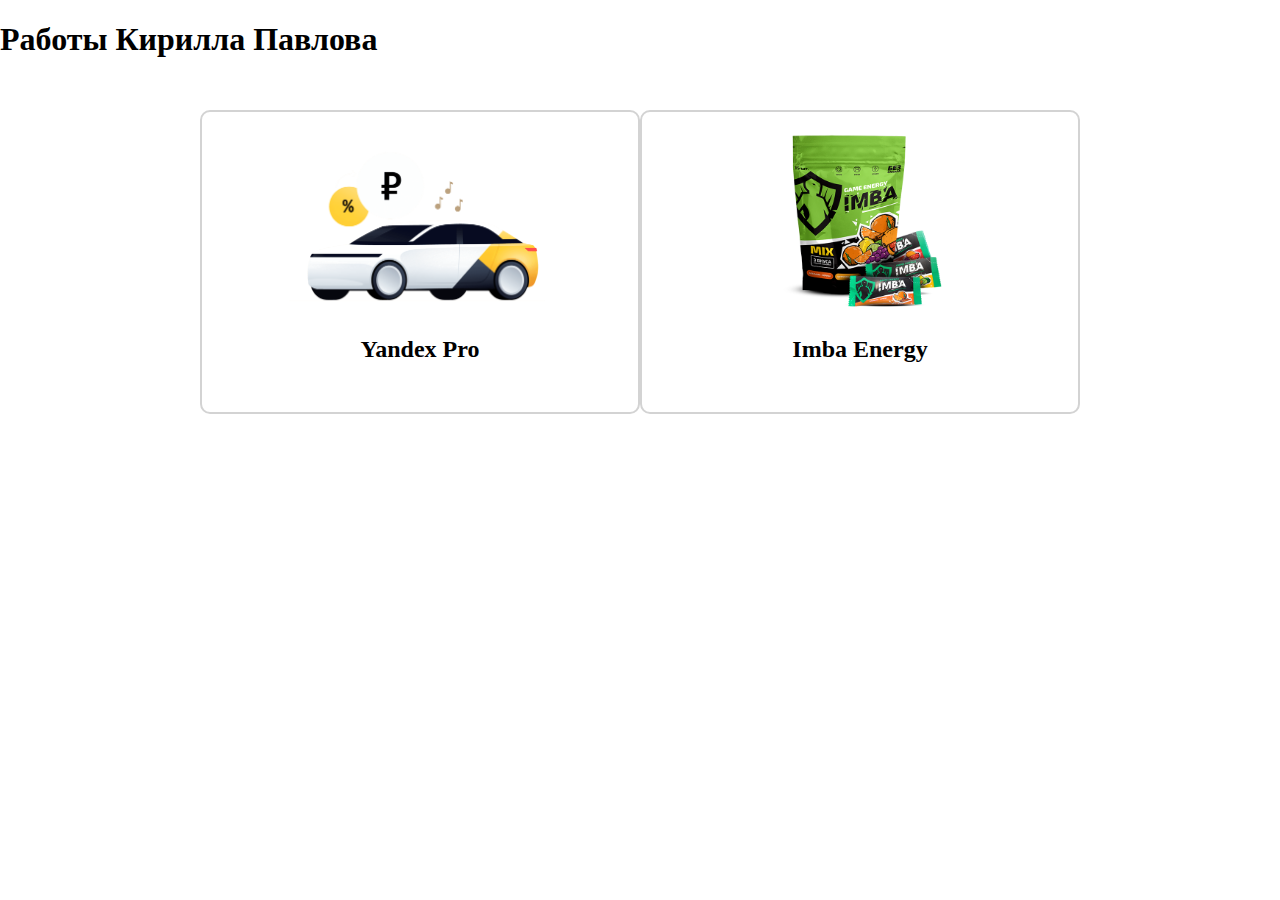
<file: index.html>
<!DOCTYPE html>
<html lang="ru">
<head>
	<meta charset="UTF-8">
	<meta name="viewport" content="width=device-width, initial-scale=1.0">
	<title>Работы Кирилла Павлова</title>
	<link rel="stylesheet" href="style.css">
</head>
<body>
	<h1>Работы Кирилла Павлова</h1>
	<div class="box">
		<a href="taxi/index.html" class="box_link">
			<img src="taxi/img/avto.png" alt="">
			<h2>Yandex Pro</h2>
		</a>
		<a href="energy/index/html" class="box_link">
			<img src="energy/style/img/item.png" alt="">
			<h2>Imba Energy</h2>
		</a>
	</div>
</body>
</html>
</file>
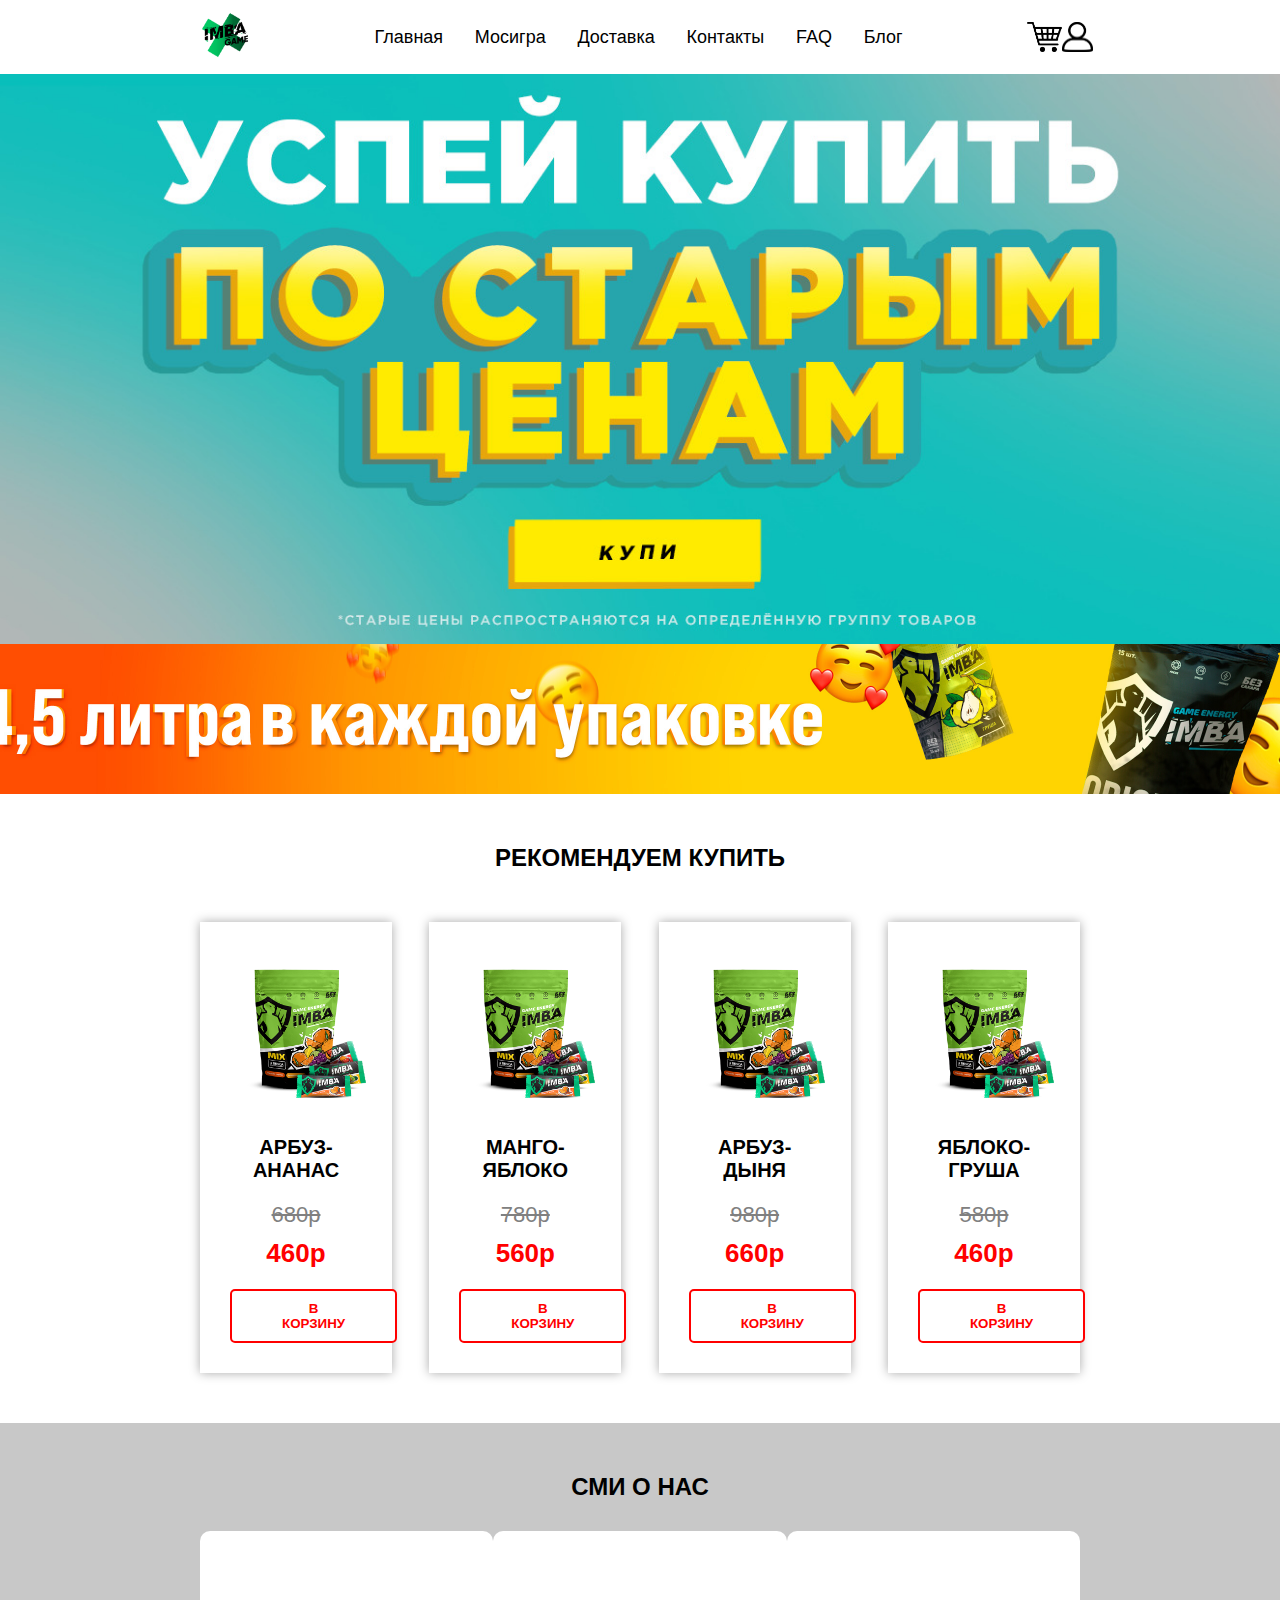
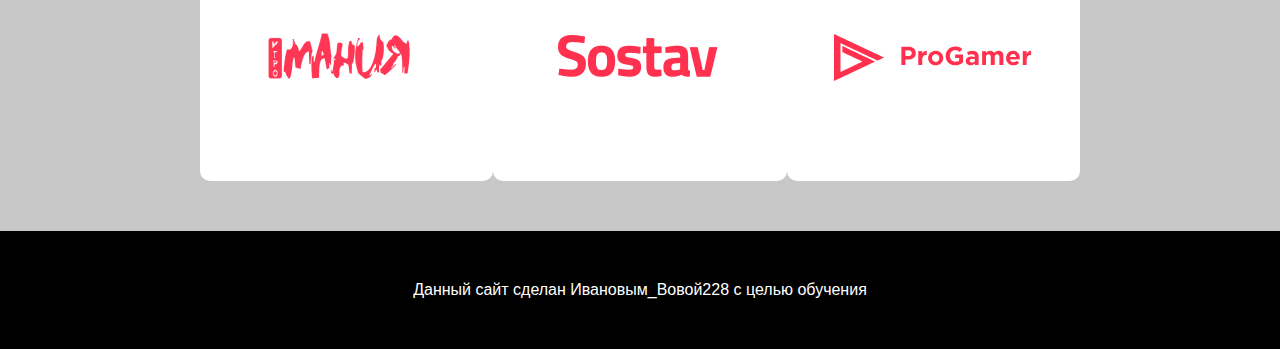
<file: energy/index.html>
<!DOCTYPE html>			<!-- тип документа -->
<html lang="ru">
<head>
	<meta charset="UTF-8">	<!-- кодировка -->
	<meta name="viewport" content="width=device-width, initial-scale=1.0">	<!-- адаптация под мобильные устройства -->
	<title>Imba Energy</title> <!-- название вкладки -->
	<link rel="stylesheet" href="style/style.css"> <!-- привязка к CSS -->
</head>
<body>
	<div class="hat">
		<div class="logo">
			<img src="style/img/logo.png" alt="">
		</div>
		<div class="links">
			<a href="#">Главная</a>
			<a href="#">Мосигра</a>
			<a href="#">Доставка</a>
			<a href="#">Контакты</a>
			<a href="#">FAQ</a>
			<a href="#">Блог</a>
		</div>
		<div class="basket">
			<img src="style/img/basket.png" alt="">
			<img src="style/img/profile.png" alt="">
		</div>
	</div>
	<div class="promo">
		<a href="" class="promo_link"></a>
	</div>
	<div class="attention"></div>

	<div class="rec">
		<h2>Рекомендуем купить</h2>
		<div class="rec_container">
			<div class="rec_card">
				<img src="style/img/item.png" alt="">
				<h3>Арбуз-ананас</h3>
				<p class="old_price">680р</p>
				<p class="new_price">460р</p>
				<button>В корзину</button>
			</div>
			<div class="rec_card">
				<img src="style/img/item.png" alt="">
				<h3>Манго-яблоко</h3>
				<p class="old_price">780р</p>
				<p class="new_price">560р</p>
				<button>В корзину</button>
			</div>
			<div class="rec_card">
				<img src="style/img/item.png" alt="">
				<h3>Арбуз-дыня</h3>
				<p class="old_price">980р</p>
				<p class="new_price">660р</p>
				<button>В корзину</button>
			</div>
			<div class="rec_card">
				<img src="style/img/item.png" alt="">
				<h3>Яблоко-груша</h3>
				<p class="old_price">580р</p>
				<p class="new_price">460р</p>
				<button>В корзину</button>
			</div>
		</div>
	</div>
<div class="smi">
    <h2>СМИ О НАС</h2>
    <div class="smi_container">
        <div class="smi_item mania">
           <p>Быстро
        </div>
        <div class="smi_item sostav">
            <p>Вкусно
        </div>
        <div class="smi_item progamer">
            <p>Сеть магазинов
        </div>
        
    </div>
</div>
<div class="footer">
    Данный сайт сделан Ивановым_Вовой228 с целью обучения
</div>

























</body>
</html>
</file>
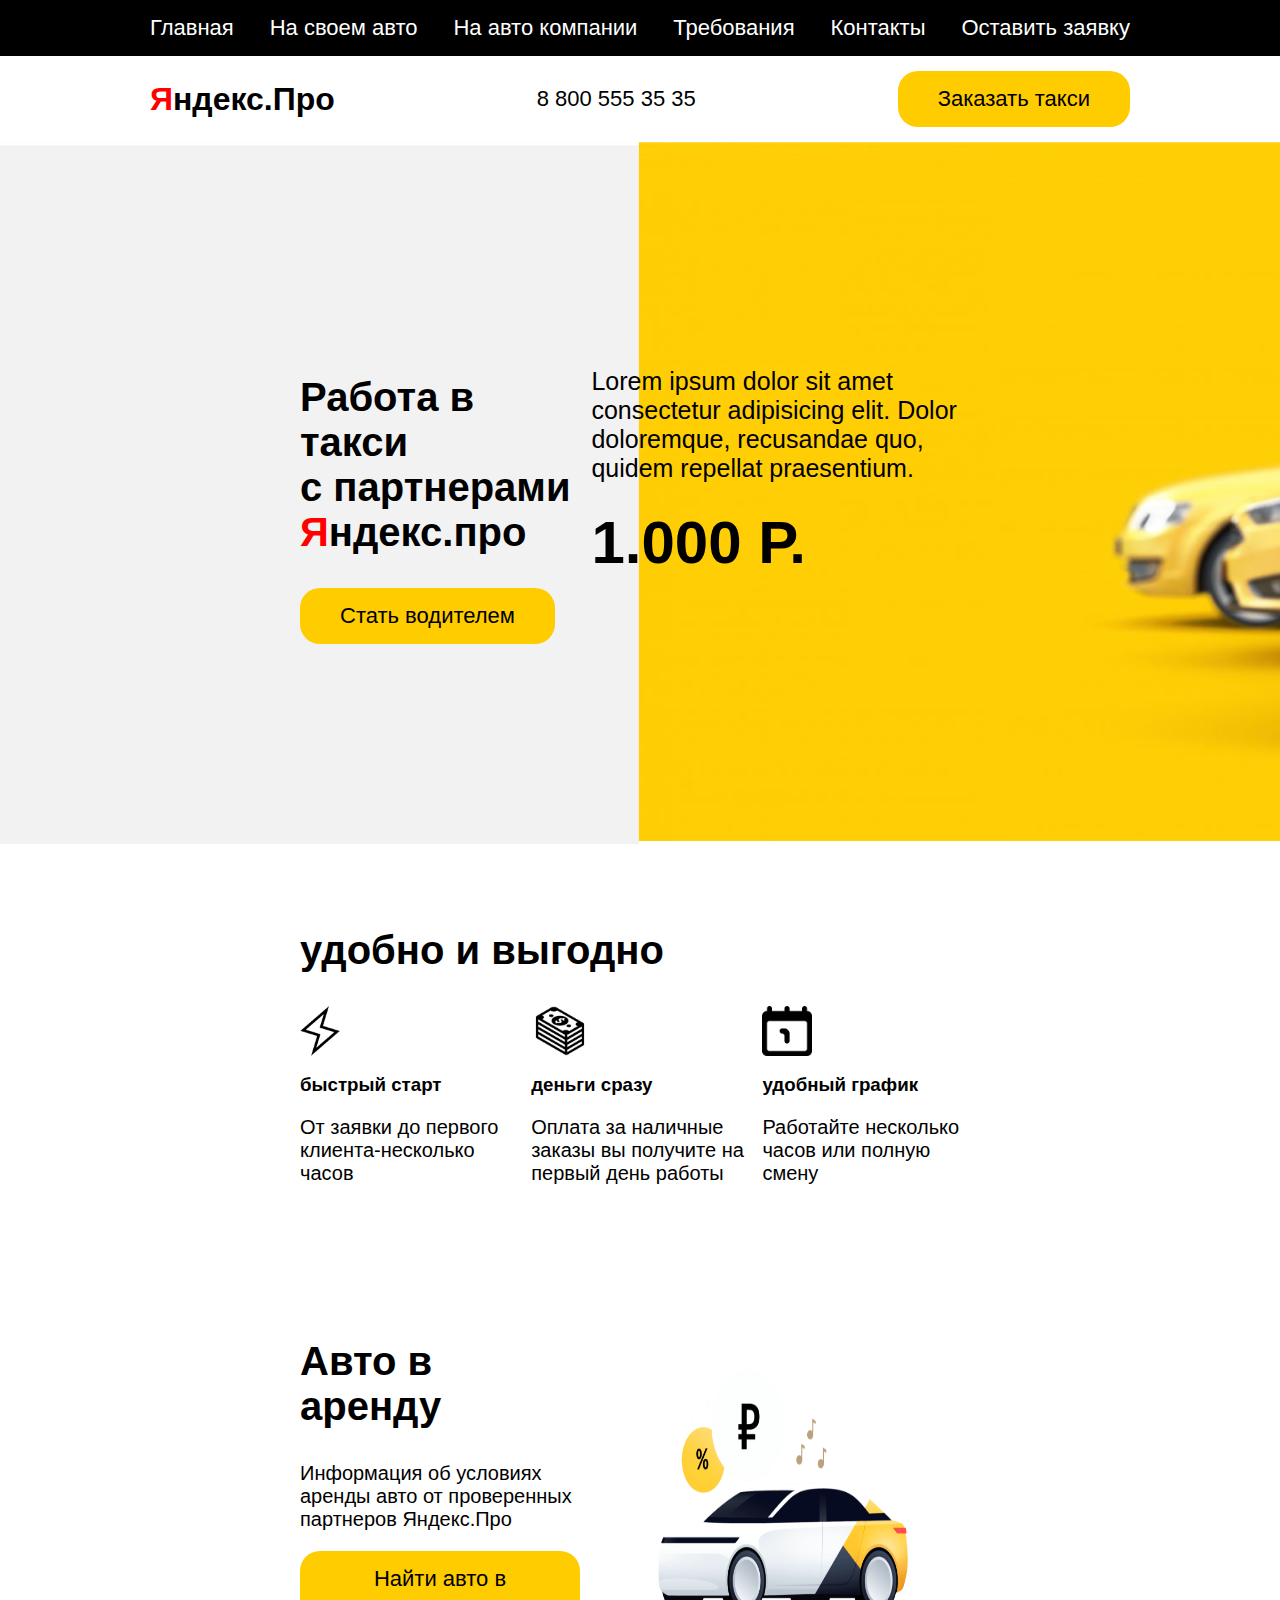
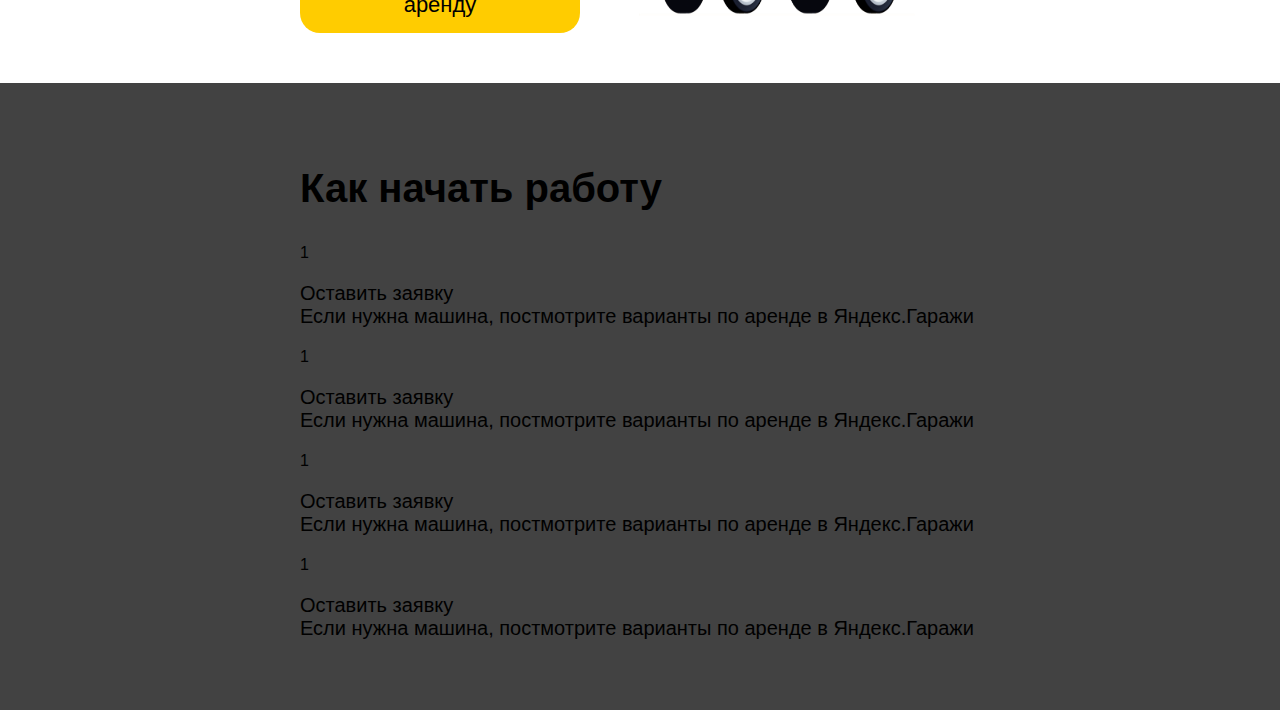
<file: taxi/endex.html>
<html>
	<head>
		<link rel="stylesheet" href="style.css">
    <title>Яндекс.Такси</title>


	</head>
<body>
  <div class="hat">
  	<a href="">Главная</a>
  	<a href="">На своем авто</a>
  	<a href="">На авто компании</a>
  	<a href="">Требования</a>
  	<a href="">Контакты</a>
  	<a href="">Оставить заявку</a>
  	

  </div>	
<div class="info">
	<h1><span class="red">Я</span>ндекс.Про</h1>
    <p>8 800 555 35 35</p>
    <button>Заказать такси</button>
     
</div>
<div class="promo">
  <div class="promo_work">
    <h2>Работа в такси <br> с партнерами <span class="red">Я</span>ндекс.про</h2>
    <button>Стать водителем</button>
  </div>
  <div class="promo_pay">
     <p>Lorem ipsum dolor sit amet consectetur adipisicing elit. Dolor doloremque, recusandae quo, quidem repellat praesentium.</p>
  <b>1.000 Р.</b>
  </div>
 
</div>
<div class="comfort">
  <h2>удобно и выгодно</h2>
  <div class="comfort_box">

    <div class="comfort_iltem">
     <img src="img/comfort5.png" alt="">
     <h3>быстрый старт</h3> 
     <p>От заявки до первого клиента-несколько часов</p>


    </div>
    <div class="comfort_iltem">
      <img src="img/comfort6.png" alt="">
      <h3>деньги сразу</h3>
      <p>Оплата за наличные заказы вы получите на первый день работы</p>

    </div>
    <div class="comfort_iltem">
      <img src="img/comfort2.png" alt="">
       <h3>удобный график</h3>
       <p>Работайте несколько часов или полную смену</p>
    </div>
  </div>
</div>

<div class="rent">
  <div class="rent_box">
    <div class="rent_item">
      <h2>Авто в аренду</h2>
      <p>Информация об условиях аренды авто от проверенных партнеров Яндекс.Про</p>
      <button>Найти авто в аренду</button>
    </div>
    <img src="img/avto.png" alt="">
  </div>
</div>

  <div class="begin">
    <h2 class="white">Как начать работу</h2>
    <div class="begin_item">
      <div class="begin_circle">1</div>
      <p>Оставить заявку
      <br>Если нужна машина, постмотрите
          варианты по аренде в Яндекс.Гаражи
      </p>
    </div>

    <div class="begin_item">
      <div class="begin_circle">1</div>
      <p>Оставить заявку
      <br>Если нужна машина, постмотрите
          варианты по аренде в Яндекс.Гаражи
      </p>
    </div>

    <div class="begin_item">
      <div class="begin_circle">1</div>
      <p>Оставить заявку
      <br>Если нужна машина, постмотрите
          варианты по аренде в Яндекс.Гаражи
      </p>
    </div>

    <div class="begin_item">
      <div class="begin_circle">1</div>
      <p>Оставить заявку
      <br>Если нужна машина, постмотрите
          варианты по аренде в Яндекс.Гаражи
      </p>
    </div>
  </div>









</body>














</html>
</file>
<file: style.css>
h1{
	transform-style: center;
}
body{
	margin: 0;
}
.box{
    display: flex;
    justify-content: space-between;
    padding: 30px 200px;
}
.box_link{
	display: block;
	background-color: white;
	border: 2px solid lightgray;
	border-radius: 10px;
	width: 500px;
	height: 300px;
	text-decoration: none;
	color: black;
	text-align: center;
	transition: 0.5s;
}
.box_link:hover{
	border: 2px solid gray;
	border-radius: 20px;
	box-shadow: 10px 10px 10px gray;
    transform: scale(1.05);
}
.box_link img{
    height: 200px;
    
}
.box_link h2{
     
}
</file>
<file: energy/style/style.css>
*{
	margin: 0;
	font-family: sans-serif;
}
h2{
	text-align: center;	
	text-transform: uppercase;
}
.hat{
	padding: 10px 200px;
	display: flex;
	justify-content: space-between;
	align-items: center;
	background: white;
	box-shadow: 0 0 10px gray;
}
.hat img{
	height: 50px;
}
.links{
	display: flex;
	justify-content: space-between;
	width: 60%;
}
.links a{
	color: black;
	font-size: 18px;
	text-decoration: none;
	transition: 0.3s;
}
.links a:hover{
	color: red;
}
.basket{
	display: flex;
	justify-content: space-between;
	align-items: center;
	width: 6%;
}
.basket img{
	height: 30px;
	cursor: pointer;
}
.promo{
	height: 570px;
	background: url(img/bg_prev.jpg);
	background-size: cover;
	background-position: 50% 50%;
}
.promo_link{
	display: block;
	width: 100%;
	height: 100%;
}
.attention{
	height: 150px;
	background: url(img/bg_prev2.jpg);
	background-size: cover;
	background-position: 50% 50%;
}
.rec{
	padding: 50px 200px;
}
.rec_container{
	display: flex;
	justify-content: space-between;
	margin-top: 50px;
}
.rec_card{
	box-shadow: 0 0 10px darkgray;
	padding: 30px;
	width: 15%; /*объяснить*/
	text-align: center;
}
.rec_card img{
	height: 150px;
}
.rec_card h3{
	text-transform: uppercase;
	font-size: 20px;
	margin-top: 30px;
}
.rec_card .old_price{
	margin-top: 20px;
	color: gray;
	font-size: 22px;
	text-decoration: line-through;
}
.rec_card .new_price{
	margin-top: 10px;
	color: red;
	font-size: 26px;
	font-weight: 700;
}
.rec_card button{
	padding: 10px 50px;
	border-radius: 5px;
	background: white;
	margin-top: 20px;
	text-transform: uppercase;
	color: red;
	font-weight: 700;
	border: 2px solid red;
	cursor: pointer;
	transition: 0.5s;
}
.rec_card button:hover{
	background: red;
	color: white;
}
.smi{
  padding: 50px 200px;
  background: rgb(200,200,200);
}
.smi_container{
display: flex;
justify-content: space-between;
margin-top: 30px;
}
.smi_item{
 width: 350px;
 height: 250px;
 border-radius:10px;
 display: flex;
 justify-content: center;
 align-items: center;
 background-repeat: no-repeat;
 background-position: 50% 50%;
 background-repeat: no-repeat;
 color: rgba(0,0,0,0);
 background-color: white;
 transition: 0.5s;
}
.smi_item:hover{
  color: rgb(0,0,0);
  background-position: 50% 10%;
  box-shadow: 0px 0px 10px red;
}
.smi_item p{
  text-align: center;
  font-size: 22px;
}
.mania{
 background-image: url(img/mania.png);
}
.sostav{
 background-image: url(img/sostav.png);
}
.progamer{
   background-image: url(img/progamer.png);
}
.footer{
  background: black;
  color: white;
  text-align: center;
  padding: 50px 200px;
}
</file>
<file: taxi/style.css>
*{
	font-family: sans-serif;
}
.hat{
	background: black;
	display: flex;
	justify-content: space-between;
	padding-left: 150px;
	padding-right: 150px;
	padding-top: 15px;
	padding-bottom: 15px;

}
.hat a{
    color: white;
    font-size: 22px;
    text-decoration: none;
    


}
.hat a:hover{
	color: #ffcc00;
	text-shadow: 0 0 10px #ffcc00;
}
body{

	margin: 0;
}
  .info{
  	display: flex;
  	justify-content: space-between;
  	align-items: center;
  	padding-left: 150px;
	padding-right: 150px;
	padding-top: 15px;
	padding-bottom: 15px;

  }
.info p{
    font-size: 22px;
	margin: 0;
}
.info h1{
	margin: 0;
}
button{
	background: #ffcc00;
	font-size: 22px;
	padding-left: 40px;
	padding-right: 40px;
	padding-top: 15px;
	padding-bottom: 15px;
	border: none;
    border-radius: 20px;
    transition: 0.5s;
    cursor: pointer;
}
 button:hover{
	box-shadow: 0px 0px 10px grey;

}
.promo{
	padding: 200px 300px;
	background: url(img/promo_bg.png);background-size: cover;
	background-position: 50% 50%;
	display: flex;
	justify-content: space-between;
}
.promo_work{
	width: 300px;
}
.promo_work h2{
	font-size: 40px;
}
.promo_work button{

}
.promo_pay{
	width: 400px;
}
.promo_pay p{
	font-size: 25px;
}
.promo_pay b{
	font-size: 60px;
}
.comfort{
	padding: 50px 300px;
}

h2{
	font-size: 40px;
}
.comfort_box{
	display: flex;
	justify-content: space-between;
	margin-top: 30px;
}
.comfort_iltem{
   width: 32%;

}
.comfort_iltem img{
   height: 50px;
}
 p{
	font-size: 20px;
}
.rent{
	padding: 50px 300px;
}
.rent_box{
    display: flex;
    justify-content: space-between;
}
.rent_box img{
	width: 400px;
}
	.red{
		color: red;
	}
.begin{
    padding: 50px 300px;
    background: #424242;
}
</file>
